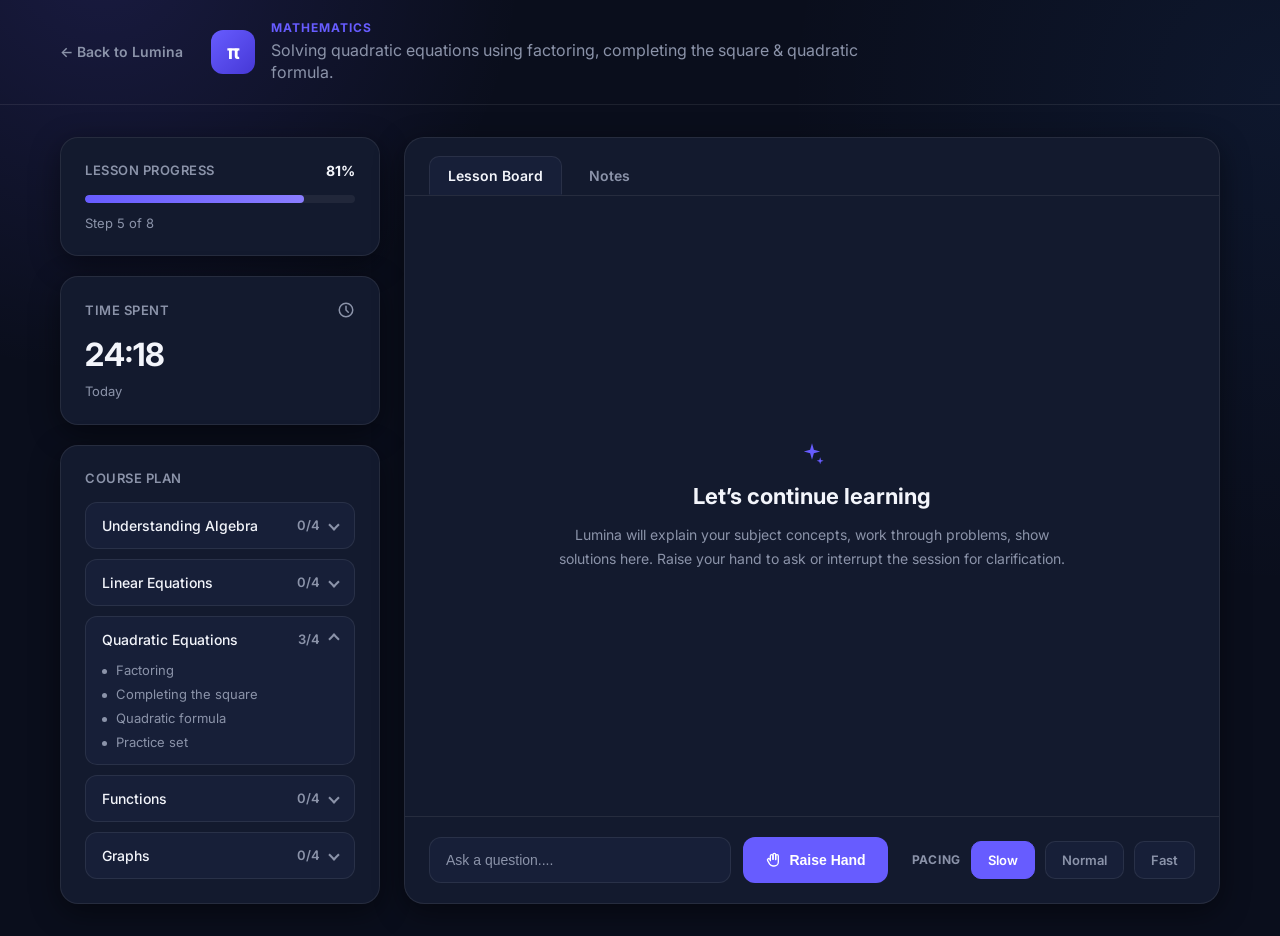
<file: frontend/lesson-board.html>
<!DOCTYPE html>
<html lang="en">
<head>
    <meta charset="UTF-8">
    <meta name="viewport" content="width=device-width, initial-scale=1.0">
    <title>Lesson Board</title>
    <link rel="stylesheet" href="css/landing-board.css">
</head>
<body>
    <!-- Header -->
    <header class="header">
        <a href="#" class="back-link">&larr; Back to Lumina</a>
        <div class="lesson-title">
            <div class="subject-icon">&pi;</div>
            <div>
                <span class="eyebrow">MATHEMATICS</span>
                <h1>Solving quadratic equations using factoring, completing the square &amp; quadratic formula.</h1>
            </div>
        </div>
    </header>

    <!-- Main Content -->
    <main class="container">
        <!-- Sidebar -->
        <aside class="sidebar">

            <!-- Progress -->
            <section class="card">
                <div class="card-header">
                    <h3>Lesson Progress</h3>
                    <span class="percent">81%</span>
                </div>
                <div class="progress-bar">
                    <div class="progress-fill"></div>
                </div>
                <p class="step-label">Step 5 of 8</p>
            </section>

            <!-- Time -->
            <section class="card">
                <div class="card-header">
                    <h3>Time Spent</h3>
                    <svg class="time-icon" width="18" height="18" viewBox="0 0 24 24" fill="none" stroke="currentColor" stroke-width="2" stroke-linecap="round">
                        <circle cx="12" cy="12" r="9"></circle>
                        <path d="M12 7v5l3 3"></path>
                    </svg>
                </div>
                <p class="time">24:18</p>
                <span class="today-label">Today</span>
            </section>

            <!-- Course Plan -->
            <section class="card">
                <div class="card-header">
                    <h3>Course Plan</h3>
                </div>
                <ul class="course-list">
                    <li>
                        <details class="course-item">
                            <summary>
                                Understanding Algebra
                                <span class="summary-right">
                                    <span class="count">0/4</span>
                                    <span class="chevron"></span>
                                </span>
                            </summary>
                            <ul class="sub-lessons">
                                <li>Variables &amp; expressions</li>
                                <li>Order of operations</li>
                                <li>Simplifying terms</li>
                                <li>Practice set</li>
                            </ul>
                        </details>
                    </li>
                    <li>
                        <details class="course-item">
                            <summary>
                                Linear Equations
                                <span class="summary-right">
                                    <span class="count">0/4</span>
                                    <span class="chevron"></span>
                                </span>
                            </summary>
                            <ul class="sub-lessons">
                                <li>One-step equations</li>
                                <li>Two-step equations</li>
                                <li>Graphing lines</li>
                                <li>Practice set</li>
                            </ul>
                        </details>
                    </li>
                    <li>
                        <details class="course-item" open>
                            <summary>
                                Quadratic Equations
                                <span class="summary-right">
                                    <span class="count">3/4</span>
                                    <span class="chevron"></span>
                                </span>
                            </summary>
                            <ul class="sub-lessons">
                                <li>Factoring</li>
                                <li>Completing the square</li>
                                <li>Quadratic formula</li>
                                <li>Practice set</li>
                            </ul>
                        </details>
                    </li>
                    <li>
                        <details class="course-item">
                            <summary>
                                Functions
                                <span class="summary-right">
                                    <span class="count">0/4</span>
                                    <span class="chevron"></span>
                                </span>
                            </summary>
                            <ul class="sub-lessons">
                                <li>Function notation</li>
                                <li>Domain &amp; range</li>
                                <li>Composite functions</li>
                                <li>Practice set</li>
                            </ul>
                        </details>
                    </li>
                    <li>
                        <details class="course-item">
                            <summary>
                                Graphs
                                <span class="summary-right">
                                    <span class="count">0/4</span>
                                    <span class="chevron"></span>
                                </span>
                            </summary>
                            <ul class="sub-lessons">
                                <li>Plotting points</li>
                                <li>Reading graphs</li>
                                <li>Transformations</li>
                                <li>Practice set</li>
                            </ul>
                        </details>
                    </li>
                </ul>
            </section>
        </aside>

        <!-- Lesson Board -->
        <section class="lesson-board">
            <div class="tabs-wrapper">
                <input type="radio" name="board-tabs" id="tab-board" checked>
                <input type="radio" name="board-tabs" id="tab-notes">

                <div class="tabs">
                    <label for="tab-board">Lesson Board</label>
                    <label for="tab-notes">Notes</label>
                </div>

                <div class="panes">
                    <div class="pane pane-board">
                        <div class="chat-area">
                            <div class="message">
                                <svg class="sparkle" width="28" height="28" viewBox="0 0 24 24" fill="currentColor">
                                    <path d="M12 2l1.6 5.4L19 9l-5.4 1.6L12 16l-1.6-5.4L5 9l5.4-1.6z"></path>
                                    <path d="M19 14l0.7 2.3L22 17l-2.3 0.7L19 20l-0.7-2.3L16 17l2.3-0.7z"></path>
                                </svg>
                                <h3>Let&rsquo;s continue learning</h3>
                                <p>
                                    Lumina will explain your subject concepts, work through problems,
                                    show solutions here. Raise your hand to ask or interrupt the
                                    session for clarification.
                                </p>
                            </div>
                        </div>

                        <div class="bottom-controls">
                            <div class="question-box">
                                <input type="text" placeholder="Ask a question....">
                                <button class="raise-btn">
                                    <svg width="16" height="16" viewBox="0 0 24 24" fill="none" stroke="currentColor" stroke-width="2" stroke-linecap="round" stroke-linejoin="round">
                                        <path d="M8 13V6a2 2 0 0 1 4 0v5"></path>
                                        <path d="M12 11V4a2 2 0 0 1 4 0v7"></path>
                                        <path d="M16 11.5V6a2 2 0 0 1 4 0v9a6 6 0 0 1-6 6h-2a6 6 0 0 1-5-2.7L4 13a2 2 0 0 1 3-2.6l1 1"></path>
                                    </svg>
                                    Raise Hand
                                </button>
                            </div>
                            <div class="pacing">
                                <span>PACING</span>
                                <input type="radio" name="pacing" id="pace-slow" checked>
                                <label for="pace-slow">Slow</label>
                                <input type="radio" name="pacing" id="pace-normal">
                                <label for="pace-normal">Normal</label>
                                <input type="radio" name="pacing" id="pace-fast">
                                <label for="pace-fast">Fast</label>
                            </div>
                        </div>
                    </div>

                    <div class="pane pane-notes">
                        <div class="notes-pane-inner">
                            <textarea placeholder="Jot down notes for this lesson..."></textarea>
                        </div>
                    </div>
                </div>
            </div>
        </section>
    </main>
</body>
</html>
</file>
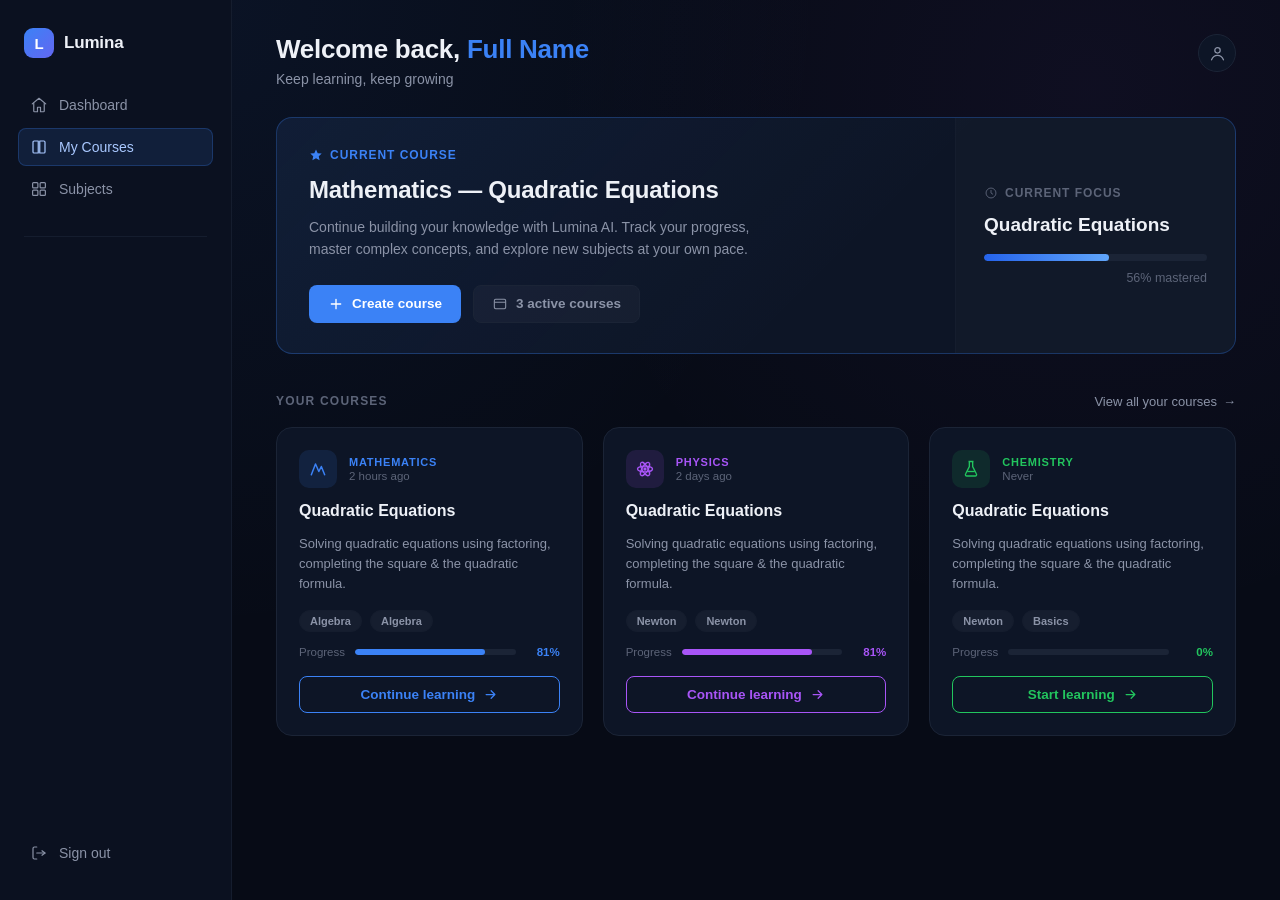
<file: frontend/my-courses.html>
<!DOCTYPE html>
<html lang="en">
<head>
<meta charset="UTF-8">
<meta name="viewport" content="width=device-width, initial-scale=1.0">
<title>Lumina — Dashboard</title>
<link rel="stylesheet" href="css/my-courses.css">
</head>
<body>

  <div class="app">

    <!-- Sidebar -->
    <aside class="sidebar">
      <div class="brand">
        <div class="brand-mark">L</div>
        <span class="brand-name">Lumina</span>
      </div>

      <nav class="nav">
        <a href="#" class="nav-item" data-nav="dashboard">
          <svg class="nav-icon" viewBox="0 0 24 24" fill="none"><path d="M3 10.5 12 3l9 7.5" stroke="currentColor" stroke-width="1.6" stroke-linecap="round" stroke-linejoin="round"/><path d="M5 9.5V20a1 1 0 0 0 1 1h4v-6h4v6h4a1 1 0 0 0 1-1V9.5" stroke="currentColor" stroke-width="1.6" stroke-linecap="round" stroke-linejoin="round"/></svg>
          <span>Dashboard</span>
        </a>
        <a href="#" class="nav-item is-active" data-nav="courses">
          <svg class="nav-icon" viewBox="0 0 24 24" fill="none"><path d="M4 5.5A1.5 1.5 0 0 1 5.5 4H11v16H5.5A1.5 1.5 0 0 1 4 18.5v-13Z" stroke="currentColor" stroke-width="1.6" stroke-linejoin="round"/><path d="M20 5.5A1.5 1.5 0 0 0 18.5 4H13v16h5.5a1.5 1.5 0 0 0 1.5-1.5v-13Z" stroke="currentColor" stroke-width="1.6" stroke-linejoin="round"/></svg>
          <span>My Courses</span>
        </a>
        <a href="#" class="nav-item" data-nav="subjects">
          <svg class="nav-icon" viewBox="0 0 24 24" fill="none"><rect x="3.5" y="3.5" width="7" height="7" rx="1.2" stroke="currentColor" stroke-width="1.6"/><rect x="13.5" y="3.5" width="7" height="7" rx="1.2" stroke="currentColor" stroke-width="1.6"/><rect x="3.5" y="13.5" width="7" height="7" rx="1.2" stroke="currentColor" stroke-width="1.6"/><rect x="13.5" y="13.5" width="7" height="7" rx="1.2" stroke="currentColor" stroke-width="1.6"/></svg>
          <span>Subjects</span>
        </a>
      </nav>

      <div class="sidebar-divider"></div>

      <a href="#" class="nav-item nav-item--signout" data-nav="signout">
        <svg class="nav-icon" viewBox="0 0 24 24" fill="none"><path d="M9 4H6a2 2 0 0 0-2 2v12a2 2 0 0 0 2 2h3" stroke="currentColor" stroke-width="1.6" stroke-linecap="round" stroke-linejoin="round"/><path d="M16 15l4-3-4-3" stroke="currentColor" stroke-width="1.6" stroke-linecap="round" stroke-linejoin="round"/><path d="M20 12H9" stroke="currentColor" stroke-width="1.6" stroke-linecap="round" stroke-linejoin="round"/></svg>
        <span>Sign out</span>
      </a>
    </aside>

    <!-- Main -->
    <main class="main">

      <header class="topbar">
        <div>
          <h1 class="welcome">Welcome back, <span class="welcome-name" id="userName">Full Name</span></h1>
          <p class="subtitle">Keep learning, keep growing</p>
        </div>
        <button class="avatar-btn" aria-label="Profile">
          <svg viewBox="0 0 24 24" fill="none"><circle cx="12" cy="8" r="3.4" stroke="currentColor" stroke-width="1.6"/><path d="M4.5 20c1.4-3.6 4.4-5.5 7.5-5.5s6.1 1.9 7.5 5.5" stroke="currentColor" stroke-width="1.6" stroke-linecap="round"/></svg>
        </button>
      </header>

      <!-- Current course spotlight -->
      <section class="spotlight">
        <div class="spotlight-main">
          <p class="eyebrow"><svg class="eyebrow-icon" viewBox="0 0 24 24" fill="currentColor"><path d="M12 2.5l2.9 6.3 6.9.7-5.1 4.7 1.5 6.8L12 17.6 5.8 21l1.5-6.8-5.1-4.7 6.9-.7L12 2.5z"/></svg> Current course</p>
          <h2 class="spotlight-title">Mathematics — Quadratic Equations</h2>
          <p class="spotlight-desc">Continue building your knowledge with Lumina AI. Track your progress, master complex concepts, and explore new subjects at your own pace.</p>
          <div class="spotlight-actions">
            <button class="btn btn-primary" id="createCourseBtn">
              <svg viewBox="0 0 24 24" fill="none"><path d="M12 5v14M5 12h14" stroke="currentColor" stroke-width="2" stroke-linecap="round"/></svg>
              Create course
            </button>
            <button class="btn btn-ghost" id="activeCoursesBtn">
              <svg viewBox="0 0 24 24" fill="none"><rect x="3.5" y="5" width="17" height="14" rx="2" stroke="currentColor" stroke-width="1.6"/><path d="M3.5 9.5h17" stroke="currentColor" stroke-width="1.6"/></svg>
              3 active courses
            </button>
          </div>
        </div>

        <div class="focus-card">
          <p class="eyebrow eyebrow--muted">
            <svg class="eyebrow-icon" viewBox="0 0 24 24" fill="none"><circle cx="12" cy="12" r="8.5" stroke="currentColor" stroke-width="1.6"/><path d="M12 7.5V12l3 2" stroke="currentColor" stroke-width="1.6" stroke-linecap="round" stroke-linejoin="round"/></svg>
            Current focus
          </p>
          <h3 class="focus-title">Quadratic Equations</h3>
          <div class="progress-track">
            <div class="progress-fill" style="--target-width:56%"></div>
          </div>
          <p class="focus-percent">56% mastered</p>
        </div>
      </section>

      <!-- Courses -->
      <section class="courses-section">
        <div class="courses-header">
          <h2 class="courses-title">Your courses</h2>
          <a href="#" class="view-all">View all your courses <span aria-hidden="true">→</span></a>
        </div>

        <div class="course-grid" id="courseGrid">
          <!-- Cards injected by script.js -->
        </div>
      </section>

    </main>
  </div>

<script src="my-courses.js"></script>
</body>
</html>
</file>
<file: frontend/css/landing-board.css>
@import url('https://fonts.googleapis.com/css2?family=Inter:wght@300;400;500;600;700&display=swap');

:root{
    /* Backgrounds - dark navy, matching the Lumina board */
    --background: #0a0e1c;
    --surface: #131a2e;
    --surface-2: #171f38;

    /* Primary (kept purple - your Lumina brand accent) */
    --primary: #675CFF;
    --primary-hover: #5548F7;
    --primary-soft: rgba(103, 92, 255, 0.12);

    /* Text */
    --text-primary: #F3F5FB;
    --text-secondary: #8B93A9;

    /* Borders */
    --border: rgba(255, 255, 255, 0.08);

    /* Cards */
    --card-shadow: 0 8px 30px rgba(0, 0, 0, 0.45);

    /* Radius */
    --radius: 18px;

    /* Transition */
    --transition: .3s ease;
}

*{
    margin:0;
    padding:0;
    box-sizing:border-box;
}

html{
    background: var(--background);
}

body{
    font-family: 'Inter', sans-serif;
    color: var(--text-primary);
    background:
        radial-gradient(700px circle at 8% -5%, rgba(103, 92, 255, 0.16), transparent 60%),
        radial-gradient(900px circle at 100% 10%, rgba(59, 130, 246, 0.08), transparent 55%),
        var(--background);
    min-height: 100vh;
}

/* Header */

.header{
    background: transparent;
    border-bottom: 1px solid var(--border);
    display:flex;
    align-items:center;
    gap: 28px;
    padding:20px 60px;
}

.back-link{
    text-decoration:none;
    color: var(--text-secondary);
    font-weight:600;
    font-size: 14px;
    white-space: nowrap;
    transition: var(--transition);
}

.back-link:hover{
    color: var(--text-primary);
}

.subject-icon{
    width: 44px;
    height: 44px;
    border-radius: 12px;
    background: linear-gradient(135deg, var(--primary), #4638d6);
    display:flex;
    align-items:center;
    justify-content:center;
    font-size: 20px;
    font-weight: 700;
    color: white;
    flex-shrink: 0;
}

.lesson-title{
    display:flex;
    align-items:center;
    gap: 16px;
}

.lesson-title .eyebrow{
    display:block;
    color: var(--primary);
    font-size: 12px;
    font-weight: 700;
    letter-spacing: 0.08em;
    margin-bottom: 4px;
}

.lesson-title h1{
    font-size: 16px;
    font-weight: 400;
    line-height:1.4;
    color: var(--text-secondary);
    max-width: 620px;
}

/* Main Layout */

.container{
    display:grid;
    grid-template-columns:320px 1fr;
    gap:24px;
    padding:32px 60px;
}

/* Sidebar */

.sidebar{
    display:flex;
    flex-direction:column;
    gap:20px;
}

.card{
    background: var(--surface);
    border: 1px solid var(--border);
    border-radius: var(--radius);
    box-shadow: var(--card-shadow);
    padding: 24px;
}

.card-header{
    display:flex;
    align-items:center;
    justify-content:space-between;
    margin-bottom:16px;
}

.card-header h3{
    font-size: 13px;
    text-transform: uppercase;
    letter-spacing: 0.04em;
    color: var(--text-secondary);
    font-weight: 600;
}

.percent{
    font-size:14px;
    font-weight:700;
    color: var(--text-primary);
}

.progress-bar{
    width:100%;
    height:8px;
    background: rgba(255,255,255,0.06);
    border-radius:20px;
    margin-bottom:12px;
    overflow:hidden;
}

.progress-fill{
    width:81%;
    height:100%;
    background: linear-gradient(90deg, var(--primary), #8a7dff);
    border-radius:20px;
}

.step-label{
    font-size:13px;
    color: var(--text-secondary);
}

.time-icon{
    color: var(--text-secondary);
}

.time{
    font-size:32px;
    font-weight:700;
    margin: 4px 0 6px;
    color: var(--text-primary);
}

.card .today-label{
    font-size:13px;
    color: var(--text-secondary);
}

/* Course Plan accordion */

.course-list{
    list-style:none;
    display:flex;
    flex-direction:column;
    gap:10px;
}

.course-item{
    border: 1px solid var(--border);
    border-radius: 12px;
    background: var(--surface-2);
    overflow:hidden;
}

.course-item summary{
    list-style:none;
    cursor:pointer;
    display:flex;
    align-items:center;
    justify-content:space-between;
    padding:14px 16px;
    font-size:14px;
    font-weight:500;
    color: var(--text-primary);
}

.course-item summary::-webkit-details-marker{
    display:none;
}

.course-item .summary-right{
    display:flex;
    align-items:center;
    gap:10px;
}

.course-item .count{
    font-size:13px;
    color: var(--text-secondary);
    font-weight: 600;
}

.course-item .chevron{
    width:8px;
    height:8px;
    border-right:2px solid var(--text-secondary);
    border-bottom:2px solid var(--text-secondary);
    transform: rotate(45deg);
    transition: transform .2s ease;
}

.course-item[open] .chevron{
    transform: rotate(-135deg);
}

.course-item .sub-lessons{
    list-style:none;
    padding: 0 16px 14px 16px;
    display:flex;
    flex-direction:column;
    gap:8px;
}

.course-item .sub-lessons li{
    font-size:13px;
    color: var(--text-secondary);
    padding-left: 14px;
    position: relative;
}

.course-item .sub-lessons li::before{
    content:'';
    position:absolute;
    left:0;
    top:7px;
    width:5px;
    height:5px;
    border-radius:50%;
    background: var(--text-secondary);
}

/* Lesson Board */

.lesson-board{
    background: var(--surface);
    border: 1px solid var(--border);
    border-radius:20px;
    display:flex;
    flex-direction:column;
    box-shadow: var(--card-shadow);
    overflow:hidden;
}

/* Tabs (radio-driven, no JS) */

.tabs-wrapper{
    display:flex;
    flex-direction:column;
    flex:1;
}

.tabs-wrapper input[type="radio"]{
    display:none;
}

.tabs{
    display:flex;
    gap:8px;
    padding: 18px 24px 0;
}

.tabs label{
    padding: 10px 18px;
    border-radius: 10px 10px 0 0;
    font-size:14px;
    font-weight:600;
    color: var(--text-secondary);
    cursor:pointer;
    border: 1px solid transparent;
    transition: var(--transition);
}

#tab-board:checked ~ .tabs label[for="tab-board"],
#tab-notes:checked ~ .tabs label[for="tab-notes"]{
    color: var(--text-primary);
    background: var(--surface-2);
    border-color: var(--border);
    border-bottom-color: var(--surface-2);
}

.panes{
    flex:1;
    display:flex;
    flex-direction:column;
    border-top: 1px solid var(--border);
}

.pane{
    display:none;
    flex:1;
    flex-direction:column;
}

#tab-board:checked ~ .panes .pane-board{
    display:flex;
}

#tab-notes:checked ~ .panes .pane-notes{
    display:flex;
}

/* Chat Area */

.chat-area{
    flex:1;
    padding:40px;
    min-height:420px;
    display:flex;
    align-items:center;
    justify-content:center;
    overflow-y:auto;
}

.message{
    max-width:520px;
    text-align:center;
    display:flex;
    flex-direction:column;
    align-items:center;
    gap:14px;
}

.sparkle{
    color: var(--primary);
}

.message h3{
    font-size: 22px;
    font-weight: 700;
}

.message p{
    line-height:1.7;
    color: var(--text-secondary);
    font-size:14px;
}

/* Notes pane */

.notes-pane-inner{
    flex:1;
    padding:40px;
}

.notes-pane-inner textarea{
    width:100%;
    height:100%;
    min-height:340px;
    resize:none;
    background: var(--surface-2);
    border:1px solid var(--border);
    border-radius:14px;
    padding:20px;
    color: var(--text-primary);
    font-family:inherit;
    font-size:14px;
    outline:none;
}

.notes-pane-inner textarea:focus{
    border-color: var(--primary);
}

.notes-pane-inner textarea::placeholder{
    color: var(--text-secondary);
}

/* Bottom Controls */

.bottom-controls{
    padding:20px 24px;
    border-top:1px solid var(--border);
    display:flex;
    justify-content:space-between;
    align-items:center;
    gap:24px;
    flex-wrap:wrap;
}

.question-box{
    display:flex;
    flex:1;
    gap:12px;
    min-width: 260px;
}

.question-box input{
    flex:1;
    padding:14px 16px;
    border:1px solid var(--border);
    background: var(--surface-2);
    color: var(--text-primary);
    border-radius:12px;
    outline:none;
    font-size:14px;
}

.question-box input::placeholder{
    color: var(--text-secondary);
}

.question-box input:focus{
    border-color: var(--primary);
}

.raise-btn{
    border:none;
    border-radius:12px;
    padding:14px 22px;
    cursor:pointer;
    font-size:14px;
    font-weight:600;
    display:flex;
    align-items:center;
    gap:8px;
    background: var(--primary);
    color:white;
    transition: var(--transition);
    white-space: nowrap;
}

.raise-btn:hover{
    background: var(--primary-hover);
}

/* Pacing (radio-driven, no JS) */

.pacing{
    display:flex;
    align-items:center;
    gap:10px;
}

.pacing span{
    font-size:12px;
    font-weight:700;
    letter-spacing:0.06em;
    color: var(--text-secondary);
}

.pacing input[type="radio"]{
    display:none;
}

.pacing label{
    padding:10px 16px;
    border-radius:10px;
    background: var(--surface-2);
    border: 1px solid var(--border);
    color: var(--text-secondary);
    cursor:pointer;
    font-size:13px;
    font-weight:600;
    transition: var(--transition);
}

.pacing input:checked + label{
    background: var(--primary);
    border-color: var(--primary);
    color:white;
}

/* Responsive */

@media(max-width:1000px){
    .container{
        grid-template-columns:1fr;
    }
    .header{
        padding:20px;
    }
}

@media(max-width:700px){
    .container{
        padding:20px;
    }
    .lesson-title h1{
        max-width: 100%;
    }
    .question-box{
        flex-direction:column;
    }
    .bottom-controls{
        flex-direction:column;
        align-items:stretch;
    }
    .pacing{
        justify-content:center;
        flex-wrap: wrap;
    }
}
</file>
<file: frontend/css/my-courses.css>
/* ---------- Tokens ---------- */
:root{
  --bg: #070b16;
  --bg-panel: #0b1120;
  --bg-panel-raised: #0d1526;
  --border: #1b2436;
  --border-soft: #151d2e;
  --text: #eef1f7;
  --text-dim: #8b93a7;
  --text-faint: #5c6478;

  --blue: #3b82f6;
  --blue-soft: rgba(59,130,246,0.12);
  --purple: #a855f7;
  --purple-soft: rgba(168,85,247,0.12);
  --green: #22c55e;
  --green-soft: rgba(34,197,94,0.12);

  --radius-lg: 16px;
  --radius-md: 12px;
  --radius-sm: 8px;

  --font-display: "Space Grotesk", "Segoe UI", sans-serif;
  --font-body: "Inter", "Segoe UI", sans-serif;
}

*{ box-sizing: border-box; }

html,body{
  margin:0;
  padding:0;
  background: var(--bg);
  color: var(--text);
  font-family: var(--font-body);
  -webkit-font-smoothing: antialiased;
}

body{
  background-image:
    radial-gradient(circle at 15% 0%, rgba(59,130,246,0.07), transparent 45%),
    radial-gradient(circle at 85% 10%, rgba(168,85,247,0.05), transparent 40%);
}

a{ color:inherit; text-decoration:none; }
button{ font-family: inherit; cursor:pointer; }

/* ---------- Layout ---------- */
.app{
  display:grid;
  grid-template-columns: 232px 1fr;
  min-height:100vh;
}

/* ---------- Sidebar ---------- */
.sidebar{
  background: var(--bg-panel);
  border-right: 1px solid var(--border-soft);
  padding: 28px 18px;
  display:flex;
  flex-direction:column;
  gap: 28px;
}

.brand{
  display:flex;
  align-items:center;
  gap:10px;
  padding: 0 6px;
}

.brand-mark{
  width:30px;
  height:30px;
  border-radius:9px;
  background: linear-gradient(135deg, #3b82f6, #6366f1);
  display:flex;
  align-items:center;
  justify-content:center;
  font-family: var(--font-display);
  font-weight:700;
  font-size:15px;
  color:#fff;
  flex-shrink:0;
}

.brand-name{
  font-family: var(--font-display);
  font-weight:600;
  font-size:17px;
  letter-spacing: -0.01em;
}

.nav{
  display:flex;
  flex-direction:column;
  gap:4px;
}

.nav-item{
  display:flex;
  align-items:center;
  gap:11px;
  padding:10px 12px;
  border-radius: var(--radius-sm);
  color: var(--text-dim);
  font-size:14px;
  font-weight:500;
  transition: background 0.15s ease, color 0.15s ease;
}

.nav-item:hover{
  background: rgba(255,255,255,0.03);
  color: var(--text);
}

.nav-item.is-active{
  background: var(--blue-soft);
  color: #a9c8ff;
  box-shadow: inset 0 0 0 1px rgba(59,130,246,0.25);
}

.nav-icon{
  width:18px;
  height:18px;
  flex-shrink:0;
}

.sidebar-divider{
  height:1px;
  background: var(--border-soft);
  margin: 0 6px;
}

.nav-item--signout{
  margin-top: auto;
}

/* ---------- Main ---------- */
.main{
  padding: 34px 44px 60px;
  max-width: 1180px;
}

.topbar{
  display:flex;
  align-items:flex-start;
  justify-content:space-between;
  margin-bottom: 30px;
}

.welcome{
  font-family: var(--font-display);
  font-size: 26px;
  font-weight: 600;
  letter-spacing: -0.01em;
  margin: 0 0 6px;
}

.welcome-name{ color: var(--blue); }

.subtitle{
  margin:0;
  color: var(--text-dim);
  font-size: 14px;
}

.avatar-btn{
  width:38px;
  height:38px;
  border-radius:50%;
  border:1px solid var(--border);
  background: var(--bg-panel-raised);
  color: var(--text-dim);
  display:flex;
  align-items:center;
  justify-content:center;
  transition: border-color 0.15s ease, color 0.15s ease;
}
.avatar-btn:hover{ color: var(--text); border-color:#2a3550; }
.avatar-btn svg{ width:19px; height:19px; }

/* ---------- Spotlight ---------- */
.spotlight{
  display:grid;
  grid-template-columns: 1fr 280px;
  gap:0;
  border: 1px solid rgba(59,130,246,0.3);
  border-radius: var(--radius-lg);
  background:
    linear-gradient(135deg, rgba(59,130,246,0.08), transparent 60%),
    var(--bg-panel-raised);
  overflow:hidden;
  margin-bottom: 40px;
}

.spotlight-main{
  padding: 30px 32px;
}

.eyebrow{
  display:flex;
  align-items:center;
  gap:7px;
  margin:0 0 14px;
  font-size:12px;
  font-weight:700;
  letter-spacing: 0.08em;
  text-transform: uppercase;
  color: var(--blue);
}

.eyebrow--muted{ color: var(--text-faint); }

.eyebrow-icon{ width:14px; height:14px; flex-shrink:0; }

.spotlight-title{
  font-family: var(--font-display);
  font-size: 24px;
  font-weight:600;
  margin: 0 0 12px;
  letter-spacing: -0.01em;
}

.spotlight-desc{
  color: var(--text-dim);
  font-size: 14px;
  line-height:1.6;
  max-width: 480px;
  margin: 0 0 24px;
}

.spotlight-actions{
  display:flex;
  gap:12px;
}

.btn{
  display:inline-flex;
  align-items:center;
  gap:8px;
  padding: 10px 18px;
  border-radius: var(--radius-sm);
  font-size:13.5px;
  font-weight:600;
  border: 1px solid transparent;
  transition: transform 0.12s ease, filter 0.15s ease, background 0.15s ease;
}
.btn svg{ width:16px; height:16px; }
.btn:active{ transform: scale(0.97); }

.btn-primary{
  background: var(--blue);
  color: #fff;
}
.btn-primary:hover{ filter: brightness(1.1); }

.btn-ghost{
  background: rgba(255,255,255,0.03);
  border-color: var(--border);
  color: var(--text-dim);
}
.btn-ghost:hover{ color: var(--text); border-color:#2a3550; }

.focus-card{
  border-left: 1px solid var(--border-soft);
  padding: 30px 28px;
  display:flex;
  flex-direction:column;
  justify-content:center;
  background: rgba(255,255,255,0.015);
}

.focus-title{
  font-family: var(--font-display);
  font-size: 19px;
  font-weight:600;
  margin: 0 0 18px;
}

.progress-track{
  height:7px;
  border-radius:99px;
  background: var(--border);
  overflow:hidden;
  margin-bottom: 10px;
}

.progress-fill{
  height:100%;
  width:0%;
  border-radius:99px;
  background: linear-gradient(90deg, #2563eb, #60a5fa);
  transition: width 1.1s cubic-bezier(.16,.84,.44,1);
}

.progress-fill.animate{ width: var(--target-width); }

.focus-percent{
  margin:0;
  font-size:12.5px;
  color: var(--text-faint);
  text-align:right;
}

/* ---------- Courses section ---------- */
.courses-header{
  display:flex;
  align-items:center;
  justify-content:space-between;
  margin-bottom: 18px;
}

.courses-title{
  font-size: 12px;
  font-weight:700;
  letter-spacing: 0.1em;
  text-transform: uppercase;
  color: var(--text-faint);
  margin:0;
}

.view-all{
  font-size: 13px;
  color: var(--text-dim);
  display:inline-flex;
  align-items:center;
  gap:6px;
  transition: color 0.15s ease, gap 0.15s ease;
}
.view-all:hover{ color: var(--text); gap:9px; }

.course-grid{
  display:grid;
  grid-template-columns: repeat(3, 1fr);
  gap: 20px;
}

/* ---------- Course card ---------- */
.course-card{
  --accent: var(--blue);
  --accent-soft: var(--blue-soft);
  border: 1px solid var(--border);
  border-radius: var(--radius-lg);
  padding: 22px;
  background: var(--bg-panel-raised);
  display:flex;
  flex-direction:column;
  gap: 14px;
  transition: border-color 0.2s ease, transform 0.2s ease, box-shadow 0.2s ease;
}

.course-card:hover{
  border-color: var(--accent);
  transform: translateY(-3px);
  box-shadow: 0 12px 28px -14px rgba(0,0,0,0.5);
}

.course-card[data-subject="mathematics"]{ --accent: var(--blue); --accent-soft: var(--blue-soft); }
.course-card[data-subject="physics"]{ --accent: var(--purple); --accent-soft: var(--purple-soft); }
.course-card[data-subject="chemistry"]{ --accent: var(--green); --accent-soft: var(--green-soft); }

.card-top{
  display:flex;
  align-items:center;
  justify-content:space-between;
}

.card-icon-wrap{
  width:38px;
  height:38px;
  border-radius: 10px;
  display:flex;
  align-items:center;
  justify-content:center;
  background: var(--accent-soft);
  color: var(--accent);
  flex-shrink:0;
}
.card-icon-wrap svg{ width:20px; height:20px; }

.card-meta{ flex:1; margin-left:12px; }

.card-subject{
  display:block;
  font-size:11px;
  font-weight:700;
  letter-spacing:0.07em;
  text-transform:uppercase;
  color: var(--accent);
}

.card-time{
  display:block;
  font-size:11.5px;
  color: var(--text-faint);
  margin-top:2px;
}

.card-title{
  font-size:16px;
  font-weight:600;
  margin: 0;
}

.card-desc{
  font-size:13px;
  line-height:1.55;
  color: var(--text-dim);
  margin:0;
  min-height: 62px;
}

.card-tags{
  display:flex;
  gap:8px;
  flex-wrap:wrap;
}

.tag{
  font-size:11px;
  font-weight:600;
  padding: 4px 10px;
  border-radius:99px;
  background: rgba(255,255,255,0.04);
  color: var(--text-dim);
  border: 1px solid var(--border-soft);
}

.card-progress-row{
  display:flex;
  align-items:center;
  gap:10px;
}

.card-progress-label{
  font-size:11.5px;
  color: var(--text-faint);
  white-space:nowrap;
}

.card-progress-track{
  flex:1;
  height:6px;
  border-radius:99px;
  background: var(--border);
  overflow:hidden;
}

.card-progress-fill{
  height:100%;
  width:0%;
  border-radius:99px;
  background: var(--accent);
  transition: width 1s cubic-bezier(.16,.84,.44,1);
}
.card-progress-fill.animate{ width: var(--target-width); }

.card-progress-pct{
  font-size:11.5px;
  font-weight:700;
  color: var(--accent);
  width: 34px;
  text-align:right;
}

.card-btn{
  margin-top:4px;
  width:100%;
  justify-content:center;
  background: transparent;
  border: 1px solid var(--accent);
  color: var(--accent);
  padding: 10px 16px;
}
.card-btn:hover{ background: var(--accent-soft); }
.card-btn svg{ width:15px; height:15px; }

/* ---------- Responsive ---------- */
@media (max-width: 980px){
  .app{ grid-template-columns: 1fr; }
  .sidebar{
    flex-direction:row;
    align-items:center;
    padding: 14px 18px;
    position: sticky;
    top:0;
    z-index:10;
    overflow-x:auto;
  }
  .nav{ flex-direction:row; }
  .sidebar-divider{ display:none; }
  .nav-item span{ display:none; }
  .nav-item--signout{ margin-top:0; margin-left:auto; }
  .main{ padding: 24px 20px 50px; }
  .spotlight{ grid-template-columns: 1fr; }
  .focus-card{ border-left:none; border-top:1px solid var(--border-soft); }
  .course-grid{ grid-template-columns: 1fr; }
}

@media (prefers-reduced-motion: reduce){
  .progress-fill, .card-progress-fill, .course-card{ transition: none !important; }
}
</file>
